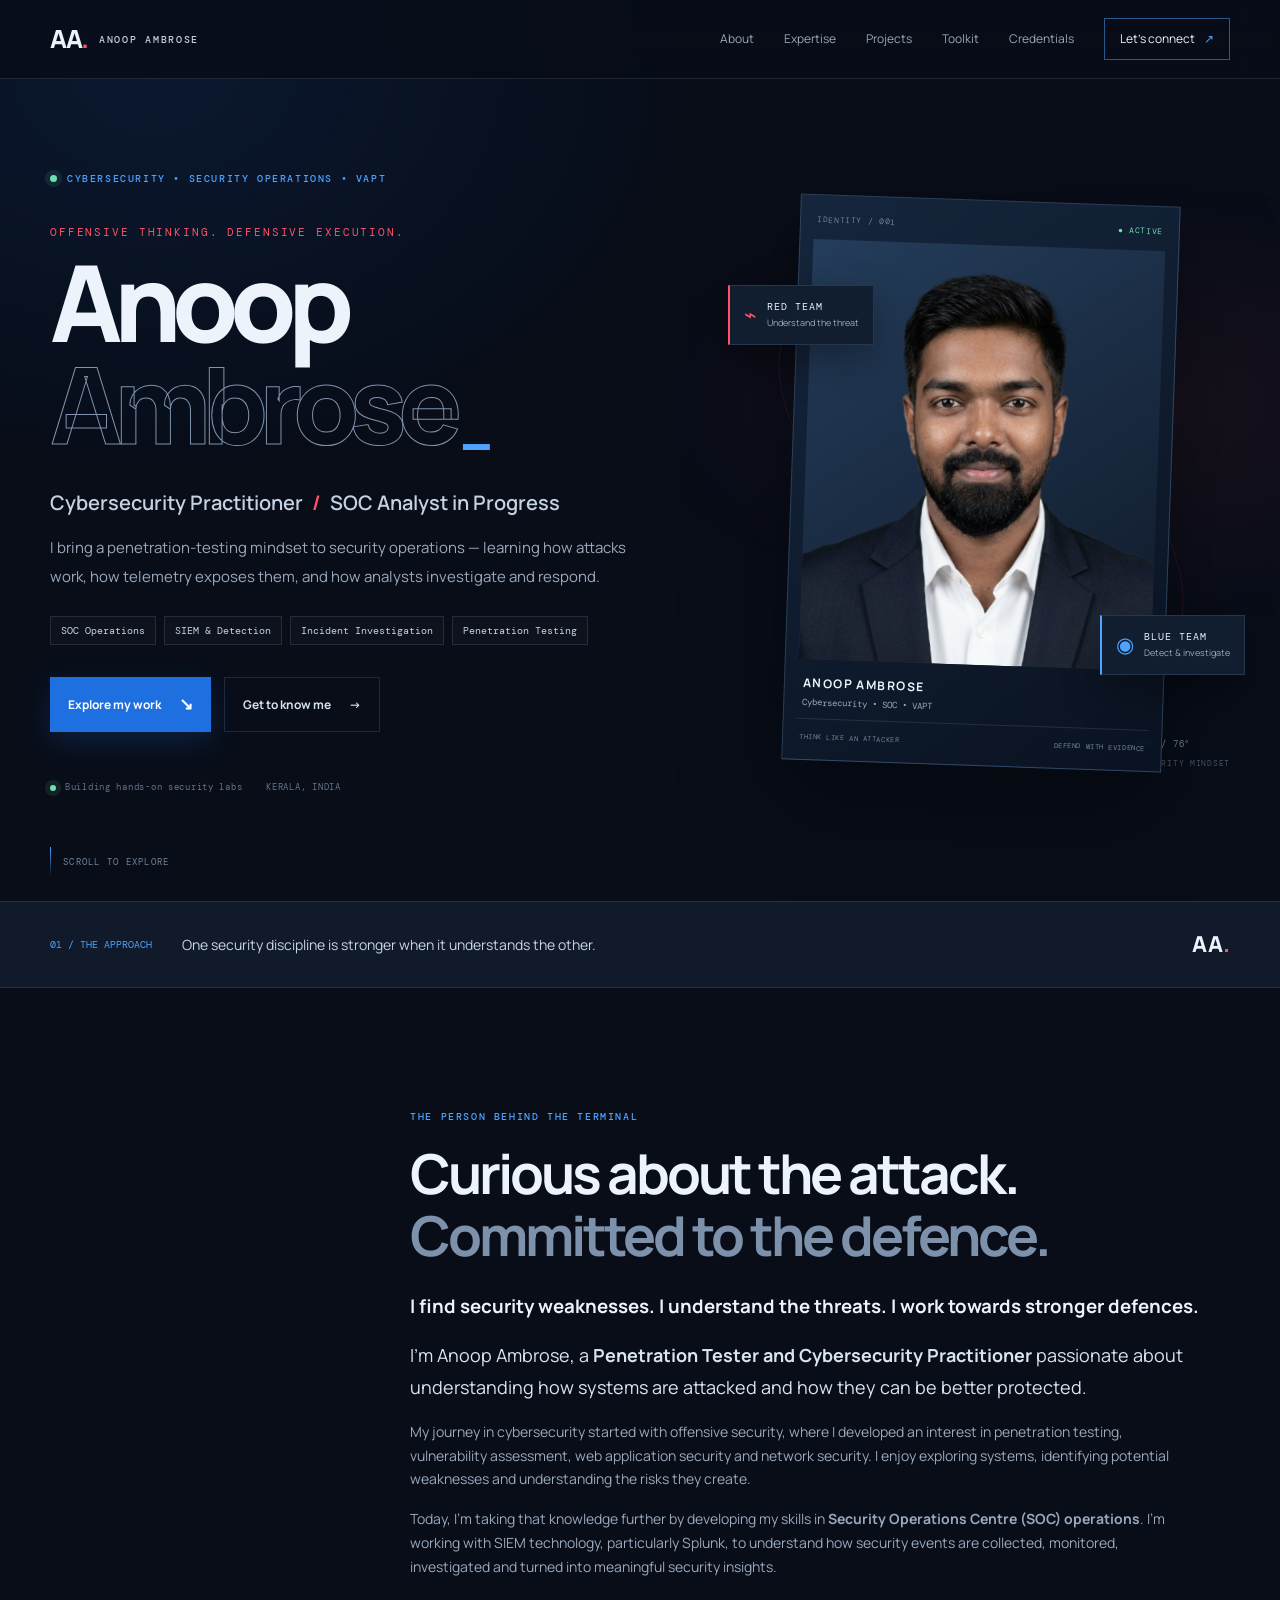
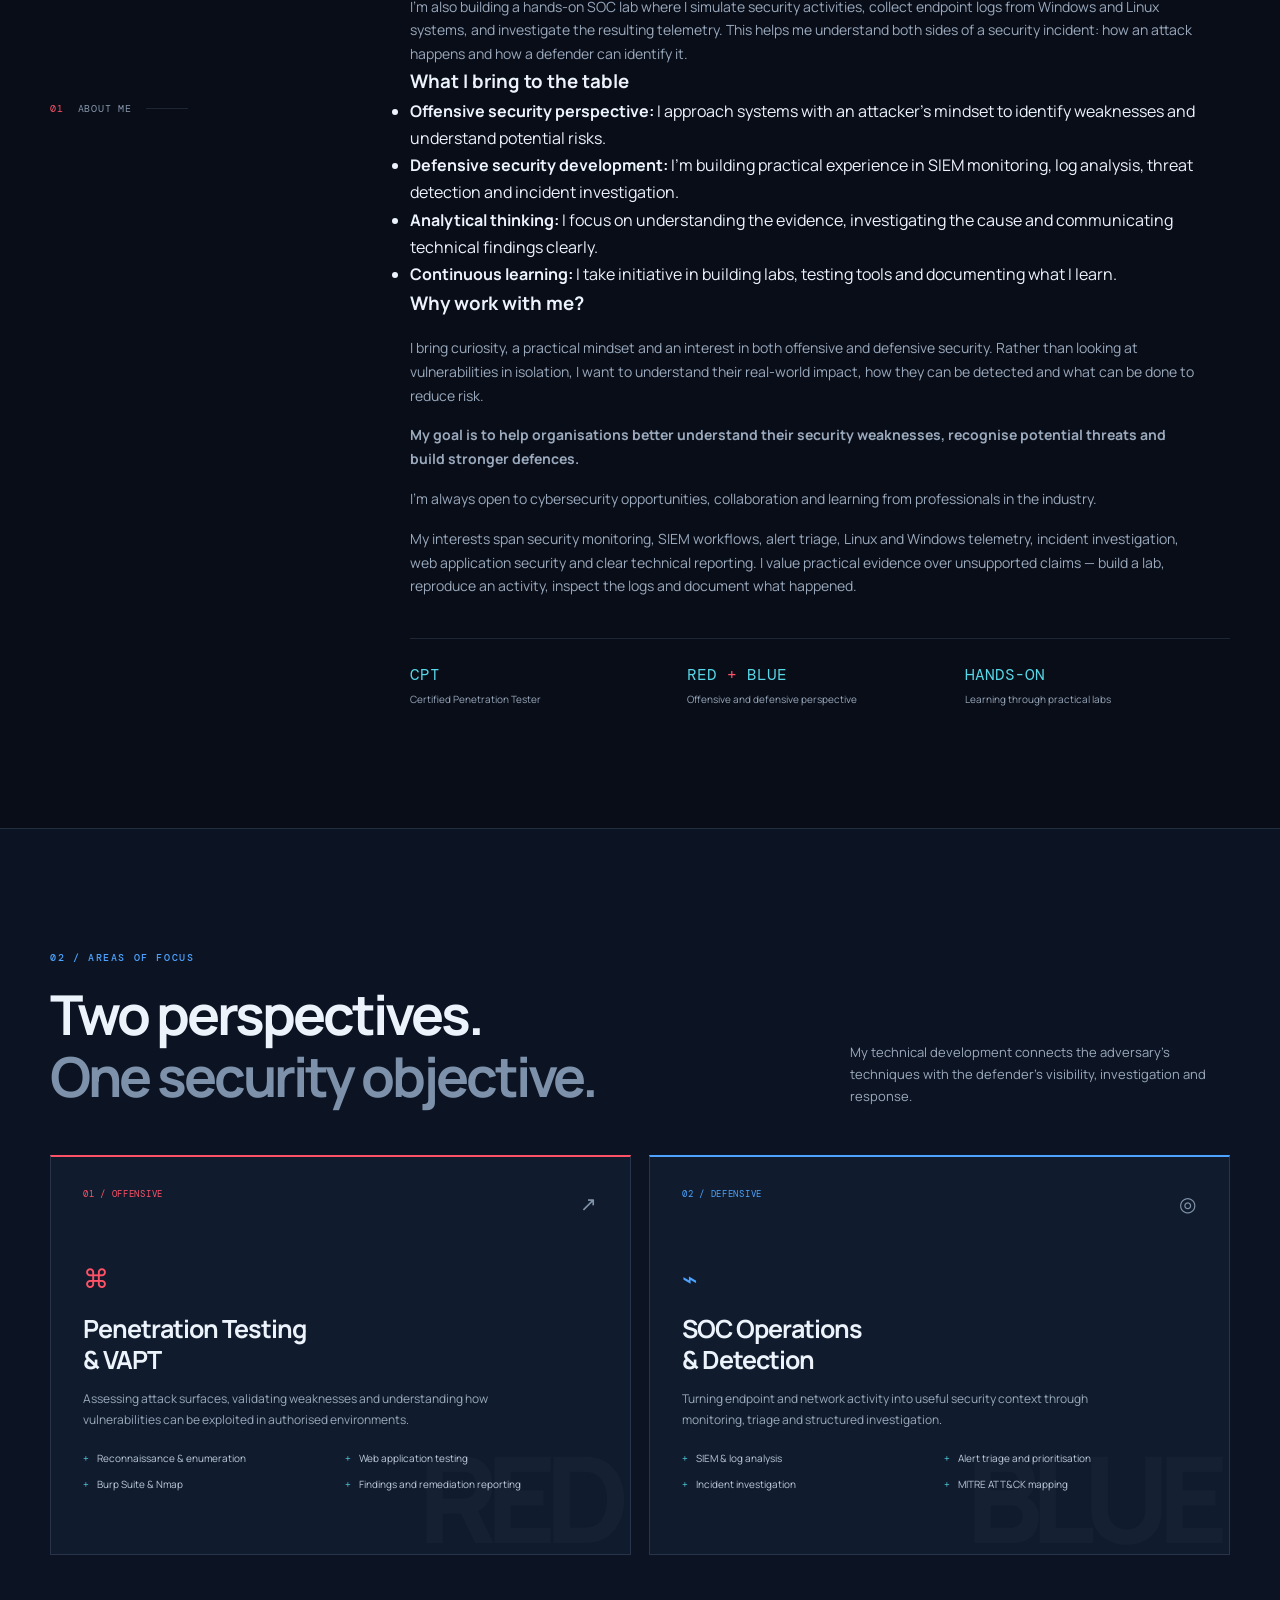
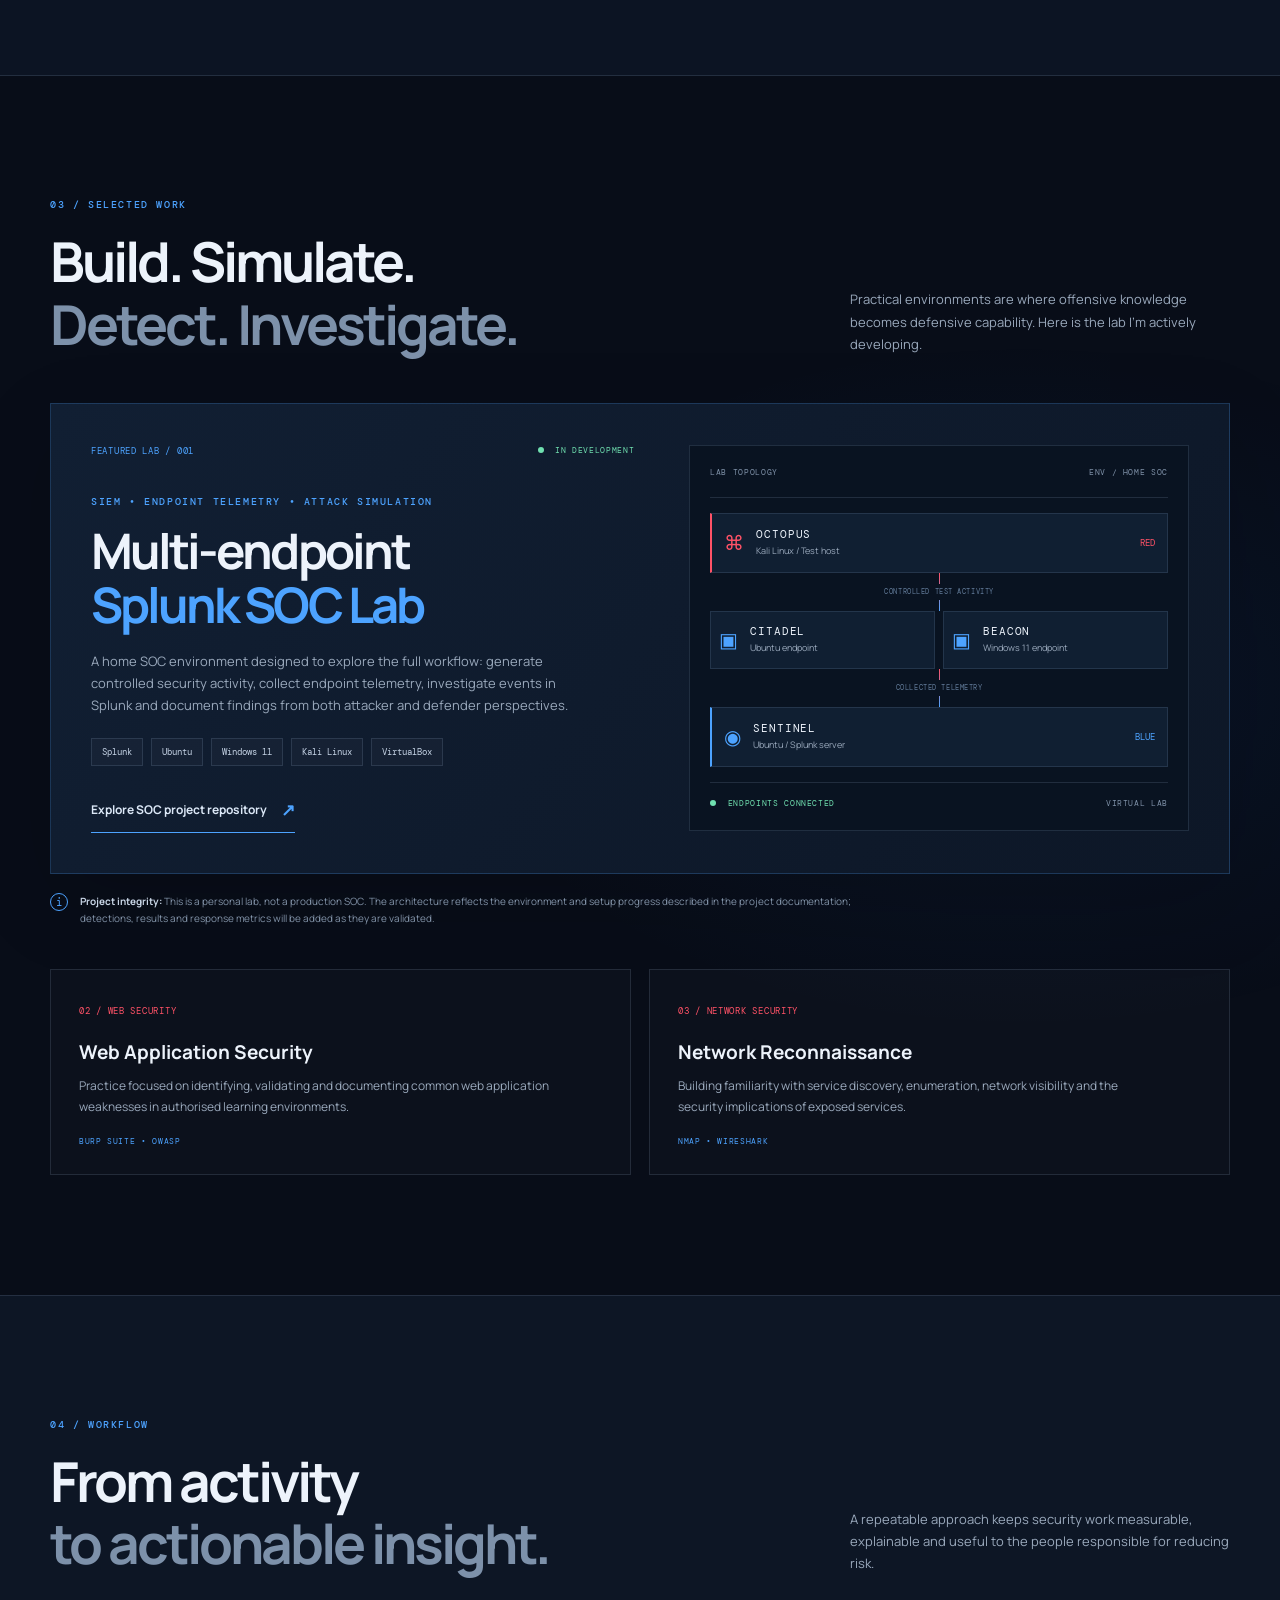
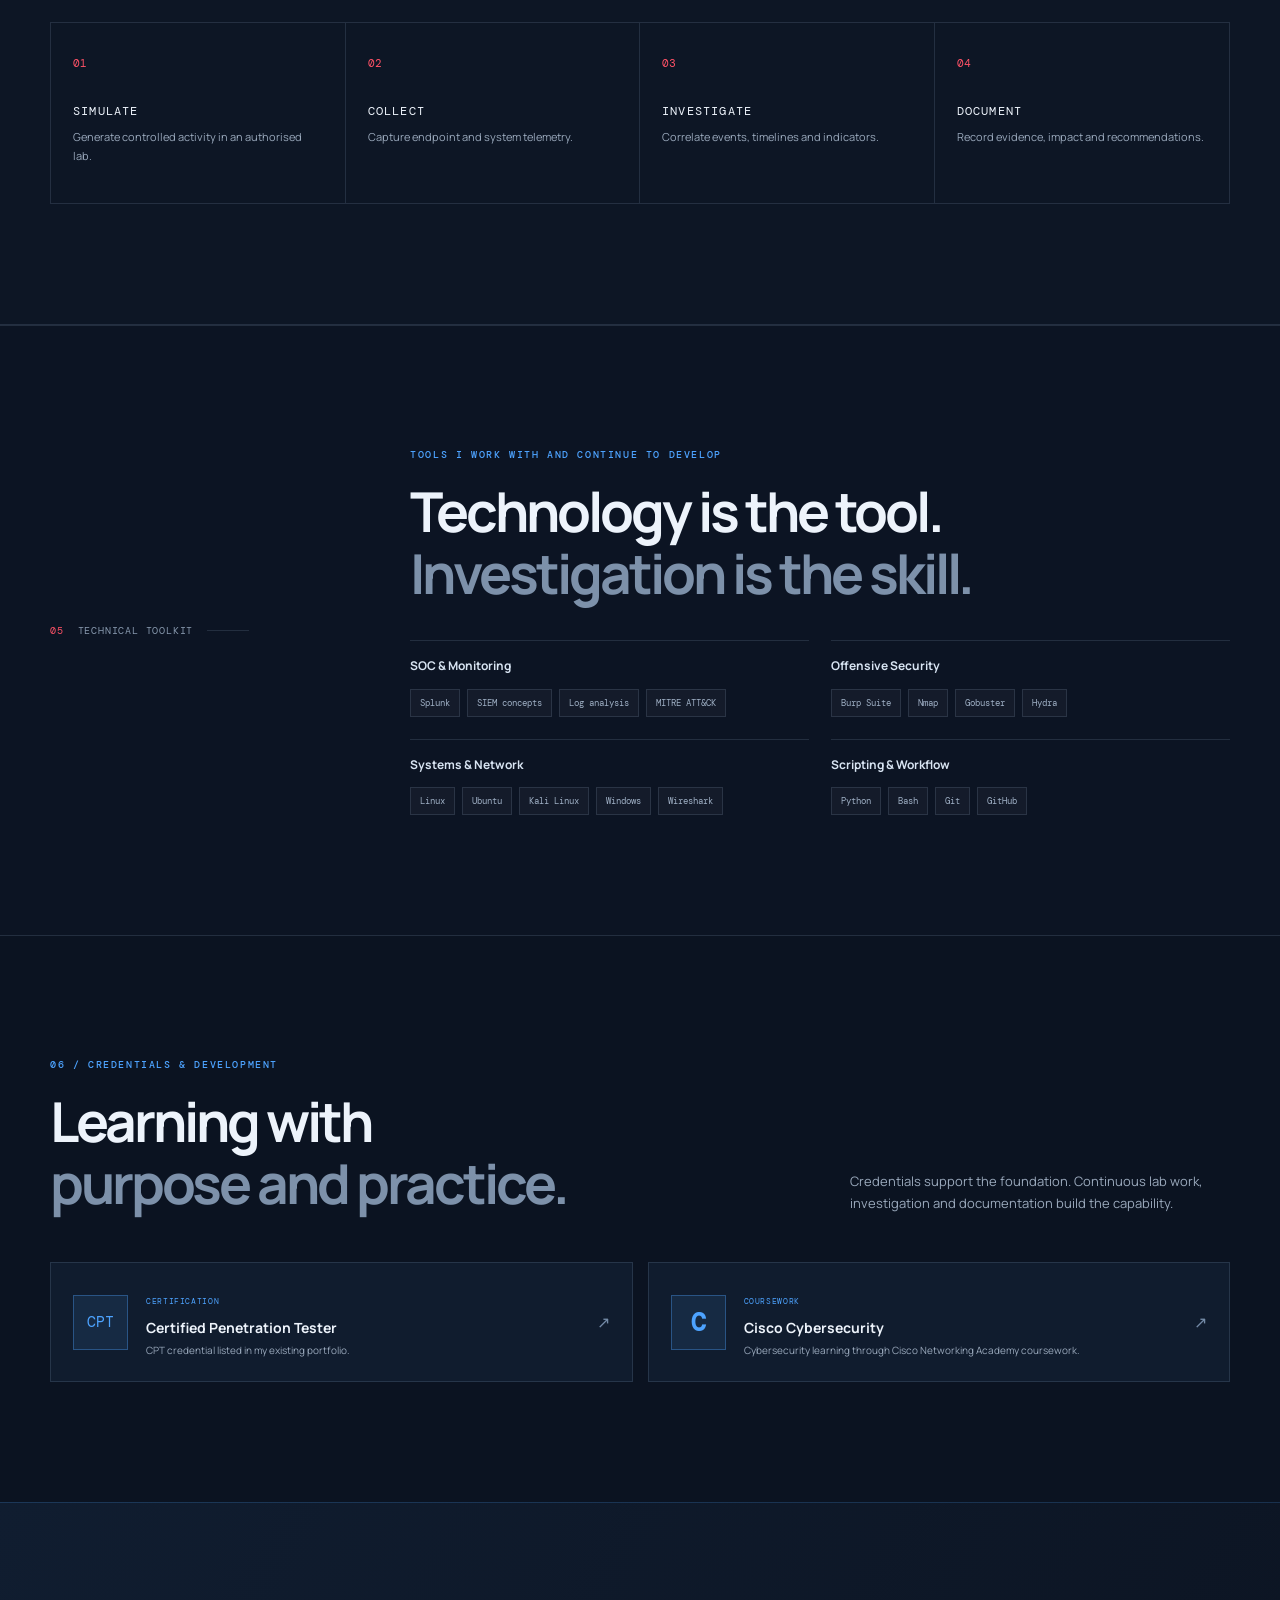
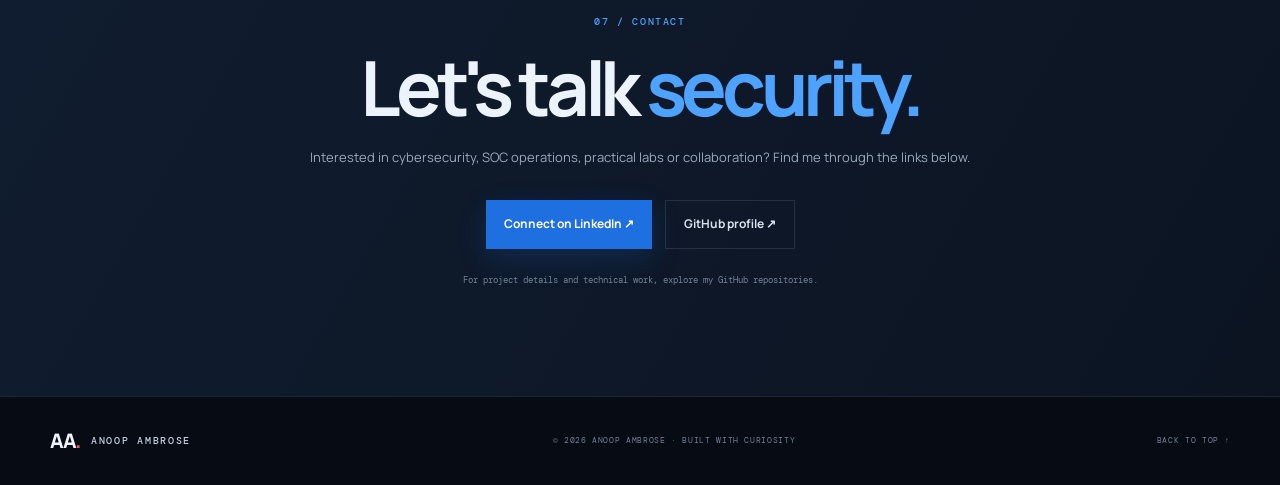
<file: index.html>
<!doctype html>
<html lang="en">
<head>
  <meta charset="utf-8">
  <meta name="viewport" content="width=device-width,initial-scale=1">
  <meta name="theme-color" content="#080d18">
  <meta name="description" content="Anoop Ambrose — cybersecurity practitioner focused on SOC operations, SIEM monitoring, incident investigation and penetration testing.">
  <meta name="author" content="Anoop Ambrose">
  <title>Anoop Ambrose | Cybersecurity &amp; SOC Operations</title>
  <link rel="preconnect" href="https://fonts.googleapis.com">
  <link rel="preconnect" href="https://fonts.gstatic.com" crossorigin>
  <link href="https://fonts.googleapis.com/css2?family=DM+Mono:wght@400;500&family=Manrope:wght@400;500;600;700;800&display=swap" rel="stylesheet">
  <link rel="stylesheet" href="style.css">
  <script>document.documentElement.classList.add('js');</script>
</head>
<body>
  <div class="scroll-progress" aria-hidden="true"><span id="progressBar"></span></div>
  <header class="site-header" id="top">
    <nav class="nav container" aria-label="Main navigation">
      <a class="brand" href="#home" aria-label="Anoop Ambrose home"><span class="brand-mark">AA<span>.</span></span><span class="brand-name">ANOOP AMBROSE</span></a>
      <button class="menu-toggle" id="menuToggle" aria-label="Open navigation" aria-expanded="false" aria-controls="navLinks"><span></span><span></span><span></span></button>
      <div class="nav-links" id="navLinks">
        <a href="#about">About</a><a href="#expertise">Expertise</a><a href="#projects">Projects</a><a href="#toolkit">Toolkit</a><a href="#credentials">Credentials</a>
        <a class="nav-contact" href="#contact">Let's connect <span aria-hidden="true">↗</span></a>
      </div>
    </nav>
  </header>

  <main>
    <section class="hero section-shell" id="home">
      <div class="hero-grid container">
        <div class="hero-copy">
          <p class="eyebrow"><span class="pulse-dot"></span> CYBERSECURITY • SECURITY OPERATIONS • VAPT</p>
          <p class="hero-kicker">OFFENSIVE THINKING. DEFENSIVE EXECUTION.</p>
          <h1>Anoop<br><span>Ambrose</span><i class="hero-cursor">_</i></h1>
          <h2>Cybersecurity Practitioner <b>/</b> SOC Analyst in Progress</h2>
          <p class="hero-intro">I bring a penetration-testing mindset to security operations — learning how attacks work, how telemetry exposes them, and how analysts investigate and respond.</p>
          <div class="hero-tags"><span>SOC Operations</span><span>SIEM &amp; Detection</span><span>Incident Investigation</span><span>Penetration Testing</span></div>
          <div class="hero-actions"><a class="button button-primary" href="#projects">Explore my work <span>↘</span></a><a class="button button-quiet" href="#about">Get to know me <span>→</span></a></div>
          <div class="hero-meta"><span><i class="status-light"></i> Building hands-on security labs</span><span class="mono">KERALA, INDIA</span></div>
        </div>
        <div class="hero-visual">
          <div class="visual-orbit orbit-one"></div><div class="visual-orbit orbit-two"></div><div class="visual-grid"></div>
          <div class="profile-card">
            <div class="profile-top"><span>IDENTITY / 001</span><span class="live-label">● ACTIVE</span></div>
            <div class="profile-image-wrap"><img src="assets/web-profile.png" alt="Portrait of Anoop Ambrose" class="profile-image" onerror="this.style.display='none';this.parentElement.classList.add('image-fallback')"><span class="fallback-initials">AA</span></div>
            <div class="profile-caption"><strong>ANOOP AMBROSE</strong><span>Cybersecurity • SOC • VAPT</span></div>
            <div class="profile-footer"><span>THINK LIKE AN ATTACKER</span><span>DEFEND WITH EVIDENCE</span></div>
          </div>
          <div class="float-chip chip-red"><span class="chip-icon">⌁</span><span><b>RED TEAM</b><small>Understand the threat</small></span></div>
          <div class="float-chip chip-blue"><span class="chip-icon">◉</span><span><b>BLUE TEAM</b><small>Detect &amp; investigate</small></span></div>
          <div class="hero-coordinate mono">09° / 76° <span>SECURITY MINDSET</span></div>
        </div>
      </div>
      <a class="scroll-cue" href="#about"><span></span> SCROLL TO EXPLORE</a>
    </section>

    <section class="intro-strip"><div class="container strip-inner"><span>01 / THE APPROACH</span><p>One security discipline is stronger when it understands the other.</p><span class="strip-mark">AA<span>.</span></span></div></section>

    <section class="section section-about" id="about">
      <div class="container two-column">
        <div class="section-label reveal"><span>01</span><span>ABOUT ME</span><i></i></div>
        <div class="about-content reveal">
          <p class="eyebrow">THE PERSON BEHIND THE TERMINAL</p>
          <h2>Curious about the attack.<br><span>Committed to the defence.</span></h2>
          <h3>I find security weaknesses. I understand the threats. I work towards stronger defences.</h3>
          <p class="body-large">I'm Anoop Ambrose, a <strong>Penetration Tester and Cybersecurity Practitioner</strong>
  passionate about understanding how systems are attacked and how they can be better protected.
</p>

<p>
  My journey in cybersecurity started with offensive security, where I developed an interest
  in penetration testing, vulnerability assessment, web application security and network security.
  I enjoy exploring systems, identifying potential weaknesses and understanding the risks they create.
</p>

<p>
  Today, I'm taking that knowledge further by developing my skills in
  <strong>Security Operations Centre (SOC) operations</strong>. I'm working with SIEM technology,
  particularly Splunk, to understand how security events are collected, monitored, investigated
  and turned into meaningful security insights.
</p>

<p>
  I'm also building a hands-on SOC lab where I simulate security activities, collect endpoint
  logs from Windows and Linux systems, and investigate the resulting telemetry. This helps me
  understand both sides of a security incident: how an attack happens and how a defender can identify it.
</p>



          

<h3>What I bring to the table</h3>

<ul>
  <li><strong>Offensive security perspective:</strong> I approach systems with an attacker's mindset to identify weaknesses and understand potential risks.</li>
  <li><strong>Defensive security development:</strong> I'm building practical experience in SIEM monitoring, log analysis, threat detection and incident investigation.</li>
  <li><strong>Analytical thinking:</strong> I focus on understanding the evidence, investigating the cause and communicating technical findings clearly.</li>
  <li><strong>Continuous learning:</strong> I take initiative in building labs, testing tools and documenting what I learn.</li>
</ul>

<h3>Why work with me?</h3>

<p>
  I bring curiosity, a practical mindset and an interest in both offensive and defensive security.
  Rather than looking at vulnerabilities in isolation, I want to understand their real-world impact,
  how they can be detected and what can be done to reduce risk.
</p>

<p>
  <strong>My goal is to help organisations better understand their security weaknesses,
  recognise potential threats and build stronger defences.</strong>
</p>

<p>
  I'm always open to cybersecurity opportunities, collaboration and learning from professionals
  in the industry.
</p></p>
          <p>My interests span security monitoring, SIEM workflows, alert triage, Linux and Windows telemetry, incident investigation, web application security and clear technical reporting. I value practical evidence over unsupported claims — build a lab, reproduce an activity, inspect the logs and document what happened.</p>
          <div class="about-facts"><div><strong>CPT</strong><span>Certified Penetration Tester</span></div><div><strong>RED <em>+</em> BLUE</strong><span>Offensive and defensive perspective</span></div><div><strong>HANDS-ON</strong><span>Learning through practical labs</span></div></div>
        </div>
      </div>
    </section>

    <section class="section section-expertise" id="expertise">
      <div class="container">
        <div class="section-heading reveal"><div><p class="eyebrow">02 / AREAS OF FOCUS</p><h2>Two perspectives.<br><span>One security objective.</span></h2></div><p>My technical development connects the adversary's techniques with the defender's visibility, investigation and response.</p></div>
        <div class="expertise-grid">
          <article class="expertise-card red-card reveal"><div class="card-topline"><span>01 / OFFENSIVE</span><span class="card-symbol">↗</span></div><div class="discipline-icon">⌘</div><h3>Penetration Testing<br>&amp; VAPT</h3><p>Assessing attack surfaces, validating weaknesses and understanding how vulnerabilities can be exploited in authorised environments.</p><ul><li>Reconnaissance &amp; enumeration</li><li>Web application testing</li><li>Burp Suite &amp; Nmap</li><li>Findings and remediation reporting</li></ul><span class="card-watermark">RED</span></article>
          <article class="expertise-card blue-card reveal"><div class="card-topline"><span>02 / DEFENSIVE</span><span class="card-symbol">◎</span></div><div class="discipline-icon">⌁</div><h3>SOC Operations<br>&amp; Detection</h3><p>Turning endpoint and network activity into useful security context through monitoring, triage and structured investigation.</p><ul><li>SIEM &amp; log analysis</li><li>Alert triage and prioritisation</li><li>Incident investigation</li><li>MITRE ATT&amp;CK mapping</li></ul><span class="card-watermark">BLUE</span></article>
        </div>
      </div>
    </section>

    <section class="section section-projects" id="projects">
      <div class="container">
        <div class="section-heading reveal"><div><p class="eyebrow">03 / SELECTED WORK</p><h2>Build. Simulate.<br><span>Detect. Investigate.</span></h2></div><p>Practical environments are where offensive knowledge becomes defensive capability. Here is the lab I'm actively developing.</p></div>
        <article class="project-feature reveal">
          <div class="project-copy"><div class="project-label"><span class="project-index">FEATURED LAB / 001</span><span class="project-status"><i></i> IN DEVELOPMENT</span></div><p class="eyebrow">SIEM • ENDPOINT TELEMETRY • ATTACK SIMULATION</p><h3>Multi-endpoint<br><span>Splunk SOC Lab</span></h3><p>A home SOC environment designed to explore the full workflow: generate controlled security activity, collect endpoint telemetry, investigate events in Splunk and document findings from both attacker and defender perspectives.</p><div class="project-tags"><span>Splunk</span><span>Ubuntu</span><span>Windows 11</span><span>Kali Linux</span><span>VirtualBox</span></div><a class="text-link" href="https://github.com/anoop-ambrose/soc-projects" target="_blank" rel="noopener noreferrer">Explore SOC project repository <span>↗</span></a></div>
          <div class="architecture" aria-label="SOC lab architecture diagram">
            <div class="architecture-head"><span>LAB TOPOLOGY</span><span class="mono">ENV / HOME SOC</span></div>
            <div class="arch-node attacker"><span class="node-icon">⌘</span><div><b>OCTOPUS</b><small>Kali Linux / Test host</small></div><span class="node-role">RED</span></div>
            <div class="arch-connector"><span>CONTROLLED TEST ACTIVITY</span></div>
            <div class="arch-endpoints"><div class="arch-node"><span class="node-icon">▣</span><div><b>CITADEL</b><small>Ubuntu endpoint</small></div></div><div class="arch-node"><span class="node-icon">▣</span><div><b>BEACON</b><small>Windows 11 endpoint</small></div></div></div>
            <div class="arch-connector"><span>COLLECTED TELEMETRY</span></div>
            <div class="arch-node siem"><span class="node-icon">◉</span><div><b>SENTINEL</b><small>Ubuntu / Splunk server</small></div><span class="node-role">BLUE</span></div>
            <div class="architecture-foot"><span><i></i> ENDPOINTS CONNECTED</span><span>VIRTUAL LAB</span></div>
          </div>
        </article>
        <div class="project-note reveal"><span class="note-icon">i</span><p><strong>Project integrity:</strong> This is a personal lab, not a production SOC. The architecture reflects the environment and setup progress described in the project documentation; detections, results and response metrics will be added as they are validated.</p></div>
        <div class="secondary-projects"><article class="mini-project reveal"><span>02 / WEB SECURITY</span><h3>Web Application Security</h3><p>Practice focused on identifying, validating and documenting common web application weaknesses in authorised learning environments.</p><span class="mini-tools">BURP SUITE • OWASP</span></article><article class="mini-project reveal"><span>03 / NETWORK SECURITY</span><h3>Network Reconnaissance</h3><p>Building familiarity with service discovery, enumeration, network visibility and the security implications of exposed services.</p><span class="mini-tools">NMAP • WIRESHARK</span></article></div>
      </div>
    </section>

    <section class="section section-method" id="method">
      <div class="container">
        <div class="section-heading reveal"><div><p class="eyebrow">04 / WORKFLOW</p><h2>From activity<br><span>to actionable insight.</span></h2></div><p>A repeatable approach keeps security work measurable, explainable and useful to the people responsible for reducing risk.</p></div>
        <div class="workflow reveal"><div class="workflow-step"><span>01</span><b>SIMULATE</b><p>Generate controlled activity in an authorised lab.</p></div><div class="workflow-step"><span>02</span><b>COLLECT</b><p>Capture endpoint and system telemetry.</p></div><div class="workflow-step"><span>03</span><b>INVESTIGATE</b><p>Correlate events, timelines and indicators.</p></div><div class="workflow-step"><span>04</span><b>DOCUMENT</b><p>Record evidence, impact and recommendations.</p></div></div>
      </div>
    </section>

    <section class="section section-toolkit" id="toolkit">
      <div class="container two-column">
        <div class="section-label reveal"><span>05</span><span>TECHNICAL TOOLKIT</span><i></i></div>
        <div class="toolkit-content reveal"><p class="eyebrow">TOOLS I WORK WITH AND CONTINUE TO DEVELOP</p><h2>Technology is the tool.<br><span>Investigation is the skill.</span></h2>
          <div class="tool-groups"><div class="tool-group"><h3>SOC &amp; Monitoring</h3><div class="tool-list"><span>Splunk</span><span>SIEM concepts</span><span>Log analysis</span><span>MITRE ATT&amp;CK</span></div></div><div class="tool-group"><h3>Offensive Security</h3><div class="tool-list"><span>Burp Suite</span><span>Nmap</span><span>Gobuster</span><span>Hydra</span></div></div><div class="tool-group"><h3>Systems &amp; Network</h3><div class="tool-list"><span>Linux</span><span>Ubuntu</span><span>Kali Linux</span><span>Windows</span><span>Wireshark</span></div></div><div class="tool-group"><h3>Scripting &amp; Workflow</h3><div class="tool-list"><span>Python</span><span>Bash</span><span>Git</span><span>GitHub</span></div></div></div>
        </div>
      </div>
    </section>

    <section class="section section-credentials" id="credentials">
      <div class="container">
        <div class="section-heading reveal"><div><p class="eyebrow">06 / CREDENTIALS &amp; DEVELOPMENT</p><h2>Learning with<br><span>purpose and practice.</span></h2></div><p>Credentials support the foundation. Continuous lab work, investigation and documentation build the capability.</p></div>
        <div class="credential-grid"><article class="credential-card reveal"><div class="credential-mark">CPT</div><div><span class="credential-type">CERTIFICATION</span><h3>Certified Penetration Tester</h3><p>CPT credential listed in my existing portfolio.</p></div><span class="credential-arrow">↗</span></article><article class="credential-card reveal"><div class="credential-mark cisco-mark">C</div><div><span class="credential-type">COURSEWORK</span><h3>Cisco Cybersecurity</h3><p>Cybersecurity learning through Cisco Networking Academy coursework.</p></div><span class="credential-arrow">↗</span></article></div>
      </div>
    </section>

    <section class="contact-section" id="contact"><div class="container contact-inner reveal"><p class="eyebrow">07 / CONTACT</p><h2>Let's talk <span>security.</span></h2><p>Interested in cybersecurity, SOC operations, practical labs or collaboration? Find me through the links below.</p><div class="contact-actions"><a class="button button-primary" href="https://www.linkedin.com/in/anoop-ambrose" target="_blank" rel="noopener noreferrer">Connect on LinkedIn ↗</a><a class="button button-outline" href="https://github.com/anoop-ambrose" target="_blank" rel="noopener noreferrer">GitHub profile ↗</a></div><div class="contact-email-note">For project details and technical work, explore my GitHub repositories.</div></div></section>
  </main>
  <footer class="site-footer"><div class="container footer-inner"><a class="brand" href="#top"><span class="brand-mark">AA<span>.</span></span><span class="brand-name">ANOOP AMBROSE</span></a><span class="footer-copy">© <span id="year"></span> ANOOP AMBROSE · BUILT WITH CURIOSITY</span><a class="back-top" href="#top">BACK TO TOP ↑</a></div></footer>
  <script src="script.js"></script>
</body>
</html>
</file>
<file: style.css>
/* Anoop Ambrose — single-page cybersecurity portfolio */
:root {
  --bg: #080d18;
  --bg2: #0c1423;
  --panel: #101c2e;
  --text: #edf3fb;
  --muted: #9aa9bc;
  --dim: #65758b;
  --line: rgba(157, 180, 211, 0.16);
  --blue: #4da3ff;
  --blue2: #1e6fe0;
  --red: #ff5267;
  --cyan: #57d7e8;
  --green: #70e0b0;
  --font: "Manrope", Arial, sans-serif;
  --mono: "DM Mono", monospace;
  --max: 1180px;
  --ease: cubic-bezier(0.2, 0.75, 0.25, 1);
}
* {
  box-sizing: border-box;
  margin: 0;
  padding: 0;
}
html {
  scroll-behavior: smooth;
  scroll-padding-top: 90px;
}
body {
  font-family: var(--font);
  background: var(--bg);
  color: var(--text);
  line-height: 1.7;
  overflow-x: hidden;
  -webkit-font-smoothing: antialiased;
}
body:before {
  content: "";
  position: fixed;
  inset: 0;
  pointer-events: none;
  z-index: -1;
  background: radial-gradient(
      ellipse at 12% 8%,
      rgba(30, 111, 224, 0.12),
      transparent 34%
    ),
    radial-gradient(
      ellipse at 88% 45%,
      rgba(255, 82, 103, 0.07),
      transparent 32%
    );
}
a {
  color: inherit;
  text-decoration: none;
}
button {
  font: inherit;
}
img {
  display: block;
  max-width: 100%;
}
.container {
  width: min(var(--max), calc(100% - 48px));
  margin-inline: auto;
}
.mono,
.eyebrow,
.section-label,
.hero-meta,
.profile-top,
.profile-footer,
.hero-coordinate,
.card-topline,
.project-index,
.project-status,
.architecture-head,
.arch-connector,
.architecture-foot,
.mini-project > span,
.mini-tools,
.credential-type,
.footer-copy,
.back-top {
  font-family: var(--mono);
  letter-spacing: 0.08em;
}
.scroll-progress {
  height: 2px;
  position: fixed;
  z-index: 1200;
  inset: 0 0 auto;
}
.scroll-progress span {
  display: block;
  width: 0;
  height: 100%;
  background: linear-gradient(90deg, var(--red), var(--blue), var(--cyan));
}
.site-header {
  position: sticky;
  top: 0;
  z-index: 1000;
  background: rgba(8, 13, 24, 0.84);
  backdrop-filter: blur(18px);
  border-bottom: 1px solid var(--line);
}
.nav {
  height: 78px;
  display: flex;
  align-items: center;
  justify-content: space-between;
}
.brand {
  display: flex;
  align-items: center;
  gap: 12px;
}
.brand-mark {
  font-size: 25px;
  font-weight: 800;
  letter-spacing: -2px;
}
.brand-mark span,
.strip-mark span {
  color: var(--red);
}
.brand-name {
  font: 500 10px var(--mono);
  letter-spacing: 0.17em;
  color: #c3cfdf;
}
.nav-links {
  display: flex;
  align-items: center;
  gap: 30px;
}
.nav-links > a {
  font-size: 12px;
  color: var(--muted);
  transition: color 0.25s;
}
.nav-links > a:hover,
.nav-links > a.active {
  color: white;
}
.nav-links .nav-contact {
  border: 1px solid rgba(77, 163, 255, 0.5);
  padding: 10px 15px;
  color: var(--text);
}
.nav-contact span {
  color: var(--blue);
  margin-left: 7px;
}
.menu-toggle {
  display: none;
  background: none;
  border: 0;
  color: white;
}
.section-shell {
  position: relative;
}
.hero {
  min-height: calc(100svh - 78px);
  display: flex;
  align-items: center;
  overflow: hidden;
  padding: 76px 0 90px;
}
.hero-grid {
  display: grid;
  grid-template-columns: 1.12fr 0.88fr;
  align-items: center;
  gap: 50px;
}
.hero-copy > .eyebrow {
  display: flex;
  align-items: center;
  gap: 10px;
}
.eyebrow {
  font-size: 10px;
  color: var(--blue);
  font-weight: 500;
  letter-spacing: 0.16em;
}
.pulse-dot,
.status-light {
  width: 7px;
  height: 7px;
  border-radius: 50%;
  background: var(--green);
  box-shadow: 0 0 0 5px rgba(112, 224, 176, 0.1);
}
.hero-kicker {
  font: 11px var(--mono);
  color: var(--red);
  letter-spacing: 0.17em;
  margin: 38px 0 12px;
}
.hero h1 {
  font-size: clamp(62px, 8.3vw, 108px);
  line-height: 0.96;
  letter-spacing: -0.085em;
  font-weight: 800;
}
.hero h1 > span {
  color: transparent;
  -webkit-text-stroke: 1px #7f93ad;
}
.hero-cursor {
  font: 500 0.55em var(--mono);
  color: var(--blue);
  font-style: normal;
  margin-left: 5px;
}
.hero h2 {
  font-size: clamp(15px, 1.7vw, 20px);
  font-weight: 600;
  color: #c4d2e4;
  margin: 24px 0 14px;
}
.hero h2 b {
  color: var(--red);
  padding: 0 5px;
}
.hero-intro {
  max-width: 610px;
  color: var(--muted);
  font-size: 15px;
  line-height: 1.9;
}
.hero-tags,
.project-tags {
  display: flex;
  flex-wrap: wrap;
  gap: 8px;
  margin-top: 25px;
}
.hero-tags span,
.project-tags span {
  font: 10px var(--mono);
  color: #c5d3e5;
  border: 1px solid var(--line);
  padding: 7px 10px;
  background: rgba(255, 255, 255, 0.025);
}
.hero-actions,
.contact-actions {
  display: flex;
  gap: 13px;
  flex-wrap: wrap;
  margin-top: 32px;
}
.button {
  display: inline-flex;
  align-items: center;
  justify-content: center;
  gap: 18px;
  padding: 13px 18px;
  font-size: 12px;
  font-weight: 700;
  transition: transform 0.25s, border-color 0.25s, background 0.25s;
}
.button:hover {
  transform: translateY(-3px);
}
.button-primary {
  background: var(--blue2);
  color: white;
  box-shadow: 0 10px 30px rgba(30, 111, 224, 0.2);
}
.button-primary:hover {
  background: #3188f4;
}
.button-primary span {
  font-size: 17px;
}
.button-quiet,
.button-outline {
  border: 1px solid var(--line);
  color: #d7e2ef;
}
.button-quiet:hover,
.button-outline:hover {
  border-color: var(--blue);
}
.hero-meta {
  display: flex;
  gap: 24px;
  flex-wrap: wrap;
  margin-top: 48px;
  color: var(--dim);
  font-size: 9px;
}
.hero-meta > span:first-child {
  display: flex;
  align-items: center;
  gap: 9px;
}
.hero-meta .status-light {
  width: 6px;
  height: 6px;
}
.hero-visual {
  position: relative;
  min-height: 600px;
  display: grid;
  place-items: center;
}
.visual-grid {
  position: absolute;
  inset: 8% 0;
  background-image: linear-gradient(
      rgba(77, 163, 255, 0.07) 1px,
      transparent 1px
    ),
    linear-gradient(90deg, rgba(77, 163, 255, 0.07) 1px, transparent 1px);
  background-size: 34px 34px;
  mask-image: radial-gradient(ellipse, black, transparent 70%);
}
.visual-orbit {
  position: absolute;
  border: 1px solid rgba(77, 163, 255, 0.18);
  border-radius: 50%;
  width: 420px;
  height: 420px;
  transform: rotate(-28deg) scaleY(0.48);
}
.orbit-two {
  width: 500px;
  height: 500px;
  border-color: rgba(255, 82, 103, 0.17);
  transform: rotate(42deg) scaleY(0.48);
}
.profile-card {
  position: relative;
  z-index: 2;
  width: min(380px, 90%);
  padding: 13px;
  background: linear-gradient(
    145deg,
    rgba(22, 39, 62, 0.96),
    rgba(10, 19, 33, 0.96)
  );
  border: 1px solid rgba(117, 157, 205, 0.3);
  box-shadow: 0 35px 100px rgba(0, 0, 0, 0.4);
  transform: rotate(2deg);
}
.profile-top,
.profile-footer {
  display: flex;
  justify-content: space-between;
  color: #71849c;
  font-size: 8px;
  padding: 5px 3px 12px;
}
.live-label {
  color: var(--green);
}
.profile-image-wrap {
  height: 420px;
  position: relative;
  overflow: hidden;
  background: linear-gradient(145deg, #243d5b, #101a2a);
  display: grid;
  place-items: center;
}
.profile-image {
  width: 100%;
  height: 100%;
  object-fit: cover;
  object-position: center 28%;
  filter: saturate(0.82);
}
.image-fallback .fallback-initials {
  display: block;
}
.fallback-initials {
  display: none;
  font-size: 72px;
  font-weight: 800;
  color: rgba(255, 255, 255, 0.7);
}
.profile-caption {
  display: flex;
  flex-direction: column;
  padding: 14px 5px 10px;
}
.profile-caption strong {
  font-size: 12px;
  letter-spacing: 0.12em;
}
.profile-caption span {
  font: 9px var(--mono);
  color: var(--muted);
  margin-top: 3px;
}
.profile-footer {
  border-top: 1px solid var(--line);
  padding: 12px 3px 3px;
  font-size: 7px;
}
.float-chip {
  position: absolute;
  z-index: 3;
  display: flex;
  align-items: center;
  gap: 10px;
  padding: 11px 14px;
  background: #111e30;
  border: 1px solid var(--line);
  box-shadow: 0 15px 40px #0005;
}
.float-chip b,
.float-chip small {
  display: block;
}
.float-chip b {
  font: 10px var(--mono);
  letter-spacing: 0.1em;
}
.float-chip small {
  font-size: 9px;
  color: var(--muted);
  margin-top: 2px;
}
.chip-icon {
  font-size: 21px;
}
.chip-red {
  top: 17%;
  left: -1%;
  border-left: 2px solid var(--red);
}
.chip-red .chip-icon {
  color: var(--red);
}
.chip-blue {
  bottom: 18%;
  right: -3%;
  border-left: 2px solid var(--blue);
}
.chip-blue .chip-icon {
  color: var(--blue);
}
.hero-coordinate {
  position: absolute;
  bottom: 2%;
  right: 0;
  color: #73849b;
  font-size: 9px;
}
.hero-coordinate span {
  display: block;
  color: #46566d;
  font-size: 8px;
  margin-top: 5px;
}
.scroll-cue {
  position: absolute;
  bottom: 24px;
  left: max(24px, calc((100% - var(--max)) / 2));
  font: 9px var(--mono);
  letter-spacing: 0.14em;
  color: #71849b;
  display: flex;
  align-items: center;
  gap: 12px;
}
.scroll-cue span {
  height: 30px;
  width: 1px;
  background: linear-gradient(var(--blue), transparent);
}
.intro-strip {
  background: #101a2a;
  border-block: 1px solid var(--line);
}
.strip-inner {
  min-height: 85px;
  display: flex;
  align-items: center;
  gap: 30px;
}
.strip-inner > span:first-child {
  font: 10px var(--mono);
  color: var(--blue);
  white-space: nowrap;
}
.strip-inner p {
  font-size: 14px;
  color: #c9d5e3;
}
.strip-mark {
  font-size: 22px;
  font-weight: 800;
  margin-left: auto;
}
.section {
  padding: 120px 0;
}
.two-column {
  display: grid;
  grid-template-columns: 0.36fr 1fr;
  gap: 65px;
}
.section-label {
  display: flex;
  align-items: center;
  gap: 14px;
  color: #8798ad;
  font-size: 10px;
}
.section-label > span:first-child {
  color: var(--red);
}
.section-label i {
  height: 1px;
  width: 42px;
  background: var(--line);
}
.about-content {
  max-width: 820px;
}
.about-content h2,
.section-heading h2,
.toolkit-content h2 {
  font-size: clamp(34px, 4.4vw, 55px);
  line-height: 1.13;
  letter-spacing: -0.055em;
  margin: 17px 0 25px;
}
.about-content h2 span,
.section-heading h2 span,
.toolkit-content h2 span {
  color: #7d91aa;
}
.body-large {
  font-size: 18px !important;
  color: #d9e4f1 !important;
  line-height: 1.8 !important;
}
.about-content > p:not(.eyebrow) {
  max-width: 790px;
  color: var(--muted);
  font-size: 14px;
  margin-top: 16px;
}
.about-facts {
  display: grid;
  grid-template-columns: repeat(3, 1fr);
  gap: 12px;
  margin-top: 40px;
  padding-top: 25px;
  border-top: 1px solid var(--line);
}
.about-facts div {
  display: flex;
  flex-direction: column;
  gap: 6px;
}
.about-facts strong {
  font: 16px var(--mono);
  color: var(--cyan);
}
.about-facts em {
  color: var(--red);
  font-style: normal;
}
.about-facts span {
  font-size: 10px;
  color: var(--muted);
}
.section-expertise,
.section-toolkit {
  background: var(--bg2);
  border-block: 1px solid var(--line);
}
.section-heading {
  display: flex;
  align-items: end;
  justify-content: space-between;
  gap: 50px;
  margin-bottom: 48px;
}
.section-heading h2 {
  margin-bottom: 0;
}
.section-heading > p {
  max-width: 380px;
  color: var(--muted);
  font-size: 13px;
}
.expertise-grid {
  display: grid;
  grid-template-columns: 1fr 1fr;
  gap: 18px;
}
.expertise-card {
  position: relative;
  overflow: hidden;
  padding: 30px 32px 34px;
  background: var(--panel);
  border: 1px solid var(--line);
  min-height: 400px;
  transition: transform 0.35s var(--ease), border-color 0.35s;
}
.expertise-card:hover {
  transform: translateY(-7px);
}
.red-card {
  border-top: 2px solid var(--red);
}
.blue-card {
  border-top: 2px solid var(--blue);
}
.red-card:hover {
  border-color: rgba(255, 82, 103, 0.55);
}
.blue-card:hover {
  border-color: rgba(77, 163, 255, 0.55);
}
.card-topline {
  display: flex;
  justify-content: space-between;
  font-size: 9px;
  color: #8294aa;
}
.red-card .card-topline > span:first-child {
  color: var(--red);
}
.blue-card .card-topline > span:first-child {
  color: var(--blue);
}
.card-symbol {
  font-size: 20px;
}
.discipline-icon {
  font-size: 26px;
  margin: 35px 0 12px;
}
.red-card .discipline-icon {
  color: var(--red);
}
.blue-card .discipline-icon {
  color: var(--blue);
}
.expertise-card h3 {
  font-size: 25px;
  line-height: 1.25;
  letter-spacing: -0.04em;
}
.expertise-card > p {
  font-size: 12px;
  color: var(--muted);
  max-width: 460px;
  margin: 14px 0 20px;
}
.expertise-card ul {
  list-style: none;
  display: grid;
  grid-template-columns: 1fr 1fr;
  gap: 9px;
}
.expertise-card li {
  font-size: 10px;
  color: #bdcadd;
}
.expertise-card li:before {
  content: "+";
  margin-right: 8px;
  color: var(--cyan);
}
.card-watermark {
  position: absolute;
  right: 12px;
  bottom: -45px;
  font-size: 120px;
  font-weight: 800;
  letter-spacing: -0.1em;
  color: rgba(255, 255, 255, 0.025);
}
.section-projects {
  background: radial-gradient(
    ellipse at 80% 50%,
    rgba(30, 111, 224, 0.08),
    transparent 40%
  );
}
.project-feature {
  display: grid;
  grid-template-columns: 1fr 0.92fr;
  gap: 55px;
  padding: 40px;
  background: linear-gradient(130deg, #111f33, #0d1727);
  border: 1px solid rgba(77, 163, 255, 0.22);
  box-shadow: 0 28px 80px #0002;
}
.project-label {
  display: flex;
  justify-content: space-between;
  gap: 10px;
  flex-wrap: wrap;
  margin-bottom: 34px;
}
.project-index {
  font-size: 9px;
  color: var(--blue);
}
.project-status {
  font-size: 8px;
  color: var(--green);
}
.project-status i,
.architecture-foot i {
  display: inline-block;
  width: 6px;
  height: 6px;
  border-radius: 50%;
  background: var(--green);
  margin-right: 6px;
}
.project-copy h3 {
  font-size: clamp(34px, 4vw, 49px);
  line-height: 1.1;
  letter-spacing: -0.06em;
  margin: 14px 0 18px;
}
.project-copy h3 span {
  color: var(--blue);
}
.project-copy > p:not(.eyebrow) {
  font-size: 13px;
  color: var(--muted);
  max-width: 500px;
}
.project-tags {
  margin-top: 22px;
}
.project-tags span {
  font-size: 9px;
}
.text-link {
  display: inline-flex;
  gap: 14px;
  align-items: center;
  margin-top: 30px;
  color: #dce8f7;
  font-size: 12px;
  font-weight: 700;
  border-bottom: 1px solid var(--blue);
  padding-bottom: 7px;
}
.text-link span {
  color: var(--blue);
  font-size: 17px;
}
.architecture {
  align-self: center;
  padding: 20px;
  background: #091321;
  border: 1px solid rgba(125, 155, 190, 0.2);
}
.architecture-head,
.architecture-foot {
  display: flex;
  justify-content: space-between;
  font-size: 8px;
  color: #7f91a8;
}
.architecture-head {
  padding-bottom: 17px;
  border-bottom: 1px solid var(--line);
}
.arch-node {
  display: flex;
  align-items: center;
  gap: 12px;
  padding: 12px;
  background: #101f32;
  border: 1px solid rgba(125, 155, 190, 0.18);
  min-width: 0;
}
.arch-node b,
.arch-node small {
  display: block;
}
.arch-node b {
  font: 11px var(--mono);
  letter-spacing: 0.08em;
}
.arch-node small {
  font-size: 9px;
  color: var(--muted);
  margin-top: 2px;
}
.node-icon {
  font-size: 20px;
  color: var(--blue);
}
.attacker {
  border-left: 2px solid var(--red);
  margin-top: 15px;
}
.attacker .node-icon,
.attacker .node-role {
  color: var(--red);
}
.siem {
  border-left: 2px solid var(--blue);
}
.node-role {
  margin-left: auto;
  font: 9px var(--mono);
  color: var(--blue);
}
.arch-connector {
  height: 38px;
  display: flex;
  align-items: center;
  justify-content: center;
  font-size: 7px;
  color: #627b99;
  position: relative;
}
.arch-connector:before {
  content: "";
  position: absolute;
  top: 0;
  bottom: 0;
  left: 50%;
  width: 1px;
  background: linear-gradient(var(--red), var(--blue));
}
.arch-connector span {
  position: relative;
  background: #091321;
  padding: 2px 8px;
}
.arch-endpoints {
  display: grid;
  grid-template-columns: 1fr 1fr;
  gap: 8px;
}
.arch-endpoints .arch-node {
  padding: 11px 8px;
}
.architecture-foot {
  border-top: 1px solid var(--line);
  margin-top: 15px;
  padding-top: 14px;
}
.architecture-foot > span:first-child {
  color: var(--green);
}
.project-note {
  display: flex;
  align-items: start;
  gap: 12px;
  max-width: 850px;
  margin: 19px 0 42px;
  color: #8293a8;
  font-size: 10px;
}
.note-icon {
  width: 18px;
  height: 18px;
  flex: none;
  border: 1px solid var(--blue);
  border-radius: 50%;
  display: grid;
  place-items: center;
  color: var(--blue);
  font: 11px var(--mono);
}
.project-note strong {
  color: #c7d4e4;
}
.secondary-projects {
  display: grid;
  grid-template-columns: 1fr 1fr;
  gap: 18px;
}
.mini-project {
  padding: 25px 28px;
  border: 1px solid var(--line);
  background: rgba(255, 255, 255, 0.018);
}
.mini-project > span:first-child {
  font-size: 9px;
  color: var(--red);
}
.mini-project h3 {
  font-size: 19px;
  margin: 14px 0 8px;
}
.mini-project p {
  font-size: 12px;
  color: var(--muted);
  max-width: 470px;
}
.mini-tools {
  display: block;
  font-size: 8px;
  color: var(--blue);
  margin-top: 18px;
}
.section-method {
  background: #0d1625;
  border-block: 1px solid var(--line);
}
.workflow {
  display: grid;
  grid-template-columns: repeat(4, 1fr);
  border: 1px solid var(--line);
}
.workflow-step {
  padding: 25px 22px;
  min-height: 180px;
  border-right: 1px solid var(--line);
  position: relative;
}
.workflow-step:last-child {
  border: 0;
}
.workflow-step > span {
  font: 11px var(--mono);
  color: var(--red);
}
.workflow-step b {
  display: block;
  font: 12px var(--mono);
  letter-spacing: 0.1em;
  margin-top: 28px;
}
.workflow-step p {
  font-size: 11px;
  color: var(--muted);
  margin-top: 9px;
}
.toolkit-content h2 {
  margin-bottom: 36px;
}
.tool-groups {
  display: grid;
  grid-template-columns: 1fr 1fr;
  gap: 22px;
}
.tool-group {
  border-top: 1px solid var(--line);
  padding-top: 15px;
}
.tool-group h3 {
  font-size: 12px;
  color: #d9e5f3;
  margin-bottom: 12px;
}
.tool-list {
  display: flex;
  flex-wrap: wrap;
  gap: 7px;
}
.tool-list span {
  font: 9px var(--mono);
  padding: 7px 9px;
  color: #9fb0c5;
  background: #ffffff08;
  border: 1px solid var(--line);
}
.section-credentials {
  background: #0b1321;
}
.credential-grid {
  display: grid;
  grid-template-columns: 1fr 1fr;
  gap: 15px;
}
.credential-card {
  display: flex;
  align-items: center;
  gap: 18px;
  padding: 22px;
  background: var(--panel);
  border: 1px solid var(--line);
}
.credential-mark {
  width: 55px;
  height: 55px;
  flex: none;
  display: grid;
  place-items: center;
  background: rgba(77, 163, 255, 0.1);
  border: 1px solid rgba(77, 163, 255, 0.35);
  color: var(--blue);
  font: 15px var(--mono);
}
.cisco-mark {
  font-size: 25px;
  font-weight: 800;
}
.credential-type {
  font-size: 8px;
  color: var(--blue);
}
.credential-card h3 {
  font-size: 14px;
  margin: 3px 0;
}
.credential-card p {
  font-size: 10px;
  color: var(--muted);
}
.credential-arrow {
  margin-left: auto;
  color: #748ba7;
}
.contact-section {
  padding: 110px 0;
  background: linear-gradient(120deg, #101d30, #0c1422);
  border-top: 1px solid rgba(77, 163, 255, 0.2);
  text-align: center;
}
.contact-inner {
  max-width: 700px;
}
.contact-inner h2 {
  font-size: clamp(45px, 7vw, 76px);
  letter-spacing: -0.07em;
  line-height: 1.1;
  margin: 16px 0;
}
.contact-inner h2 span {
  color: var(--blue);
}
.contact-inner > p:not(.eyebrow) {
  font-size: 13px;
  color: var(--muted);
}
.contact-actions {
  justify-content: center;
}
.contact-email-note {
  margin-top: 25px;
  font: 9px var(--mono);
  color: #72839a;
}
.site-footer {
  border-top: 1px solid var(--line);
  background: #070b13;
}
.footer-inner {
  min-height: 88px;
  display: flex;
  align-items: center;
  justify-content: space-between;
  gap: 20px;
}
.footer-inner .brand-mark {
  font-size: 20px;
}
.footer-copy,
.back-top {
  font-size: 8px;
  color: #718198;
}
.back-top:hover {
  color: var(--blue);
}
.js .reveal {
  opacity: 0;
  transform: translateY(24px);
  transition: opacity 0.7s var(--ease), transform 0.7s var(--ease);
}
.js .reveal.visible {
  opacity: 1;
  transform: translateY(0);
}
@media (max-width: 900px) {
  .hero-grid {
    grid-template-columns: 1fr 0.8fr;
    gap: 20px;
  }
  .hero-visual {
    min-height: 560px;
  }
  .profile-image-wrap {
    height: 370px;
  }
  .visual-orbit {
    width: 390px;
    height: 390px;
  }
  .orbit-two {
    width: 410px;
    height: 410px;
  }
  .chip-red {
    left: -8%;
  }
  .chip-blue {
    right: -8%;
  }
  .project-feature {
    gap: 25px;
    padding: 27px;
  }
  .two-column {
    grid-template-columns: 0.25fr 1fr;
    gap: 35px;
  }
  .section {
    padding: 95px 0;
  }
}
@media (max-width: 700px) {
  .container {
    width: min(var(--max), calc(100% - 36px));
  }
  .nav {
    height: 68px;
  }
  .menu-toggle {
    display: flex;
    flex-direction: column;
    gap: 5px;
    padding: 9px;
  }
  .menu-toggle span {
    width: 22px;
    height: 2px;
    background: #e7eef8;
    transition: transform 0.2s;
  }
  .menu-toggle[aria-expanded="true"] span:first-child {
    transform: translateY(7px) rotate(45deg);
  }
  .menu-toggle[aria-expanded="true"] span:nth-child(2) {
    opacity: 0;
  }
  .menu-toggle[aria-expanded="true"] span:last-child {
    transform: translateY(-7px) rotate(-45deg);
  }
  .nav-links {
    display: none;
    position: absolute;
    top: 68px;
    left: 0;
    right: 0;
    padding: 18px;
    background: #0a1220;
    border-bottom: 1px solid var(--line);
    flex-direction: column;
    align-items: stretch;
    gap: 0;
  }
  .nav-links.open {
    display: flex;
  }
  .nav-links > a {
    padding: 13px 8px;
    border-bottom: 1px solid var(--line);
  }
  .nav-links .nav-contact {
    margin-top: 10px;
    text-align: center;
  }
  .hero {
    min-height: auto;
    padding: 70px 0 90px;
  }
  .hero-grid {
    grid-template-columns: 1fr;
    gap: 40px;
  }
  .hero-kicker {
    margin-top: 29px;
  }
  .hero h1 {
    font-size: clamp(60px, 16vw, 88px);
  }
  .hero-intro {
    font-size: 13px;
  }
  .hero-meta {
    margin-top: 30px;
  }
  .hero-visual {
    min-height: 430px;
    margin: 0 10px;
  }
  .profile-card {
    width: 260px;
  }
  .profile-image-wrap {
    height: 275px;
  }
  .chip-red {
    left: -5%;
    top: 12%;
  }
  .chip-blue {
    right: -4%;
    bottom: 12%;
  }
  .visual-orbit {
    width: 350px;
    height: 350px;
  }
  .orbit-two {
    width: 420px;
    height: 420px;
  }
  .hero-coordinate {
    right: 0;
    bottom: 0;
  }
  .scroll-cue {
    left: 18px;
  }
  .strip-inner {
    min-height: 75px;
    gap: 14px;
  }
  .strip-inner > span:first-child {
    font-size: 8px;
  }
  .strip-inner p {
    font-size: 11px;
  }
  .strip-mark {
    display: none;
  }
  .section {
    padding: 78px 0;
  }
  .two-column {
    grid-template-columns: 1fr;
    gap: 30px;
  }
  .section-label {
    margin-bottom: 0;
  }
  .about-content h2,
  .section-heading h2,
  .toolkit-content h2 {
    font-size: clamp(34px, 10vw, 46px);
  }
  .body-large {
    font-size: 15px !important;
  }
  .about-facts {
    gap: 8px;
  }
  .about-facts strong {
    font-size: 12px;
  }
  .about-facts span {
    font-size: 9px;
  }
  .section-heading {
    display: block;
    margin-bottom: 32px;
  }
  .section-heading > p {
    margin-top: 18px;
    font-size: 12px;
  }
  .expertise-grid,
  .project-feature,
  .secondary-projects,
  .credential-grid {
    grid-template-columns: 1fr;
  }
  .expertise-card {
    min-height: 360px;
    padding: 25px;
  }
  .project-feature {
    padding: 22px;
    gap: 35px;
  }
  .project-label {
    margin-bottom: 25px;
  }
  .project-copy h3 {
    font-size: 38px;
  }
  .architecture {
    padding: 14px;
  }
  .workflow {
    grid-template-columns: 1fr 1fr;
  }
  .workflow-step {
    min-height: 150px;
    border-bottom: 1px solid var(--line);
  }
  .workflow-step:nth-child(2) {
    border-right: 0;
  }
  .workflow-step:nth-child(3),
  .workflow-step:nth-child(4) {
    border-bottom: 0;
  }
  .workflow-step b {
    margin-top: 18px;
  }
  .tool-groups {
    gap: 17px;
  }
  .credential-card {
    padding: 16px;
  }
  .contact-section {
    padding: 80px 0;
  }
  .footer-inner {
    padding: 22px 0;
    flex-wrap: wrap;
  }
  .footer-copy {
    order: 3;
    width: 100%;
  }
}
@media (max-width: 390px) {
  .hero-tags span {
    font-size: 8px;
  }
  .hero-visual {
    margin: 0;
  }
  .profile-card {
    width: 340px;
  }
  .profile-image-wrap {
    height: 400px;
  }
  .float-chip {
    padding: 8px 10px;
  }
  .float-chip small {
    font-size: 8px;
  }
  .chip-red {
    left: -3%;
  }
  .chip-blue {
    right: -3%;
  }
  .about-facts {
    grid-template-columns: 1fr;
  }
  .about-facts div {
    flex-direction: row;
    align-items: center;
    justify-content: space-between;
  }
  .tool-groups {
    grid-template-columns: 1fr;
  }
}
@media (prefers-reduced-motion: reduce) {
  html {
    scroll-behavior: auto;
  }
  *,
  *::before,
  *::after {
    animation-duration: 0.01ms !important;
    animation-iteration-count: 1 !important;
    transition-duration: 0.01ms !important;
  }
  .js .reveal {
    opacity: 1;
    transform: none;
  }
}
@media (max-width: 700px) {
    .profile-card {
        width: min(320px, 90%);
    }

    .profile-image-wrap {
        height: 350px;
    }

    .hero-visual {
        min-height: 470px;
    }
}
</file>
